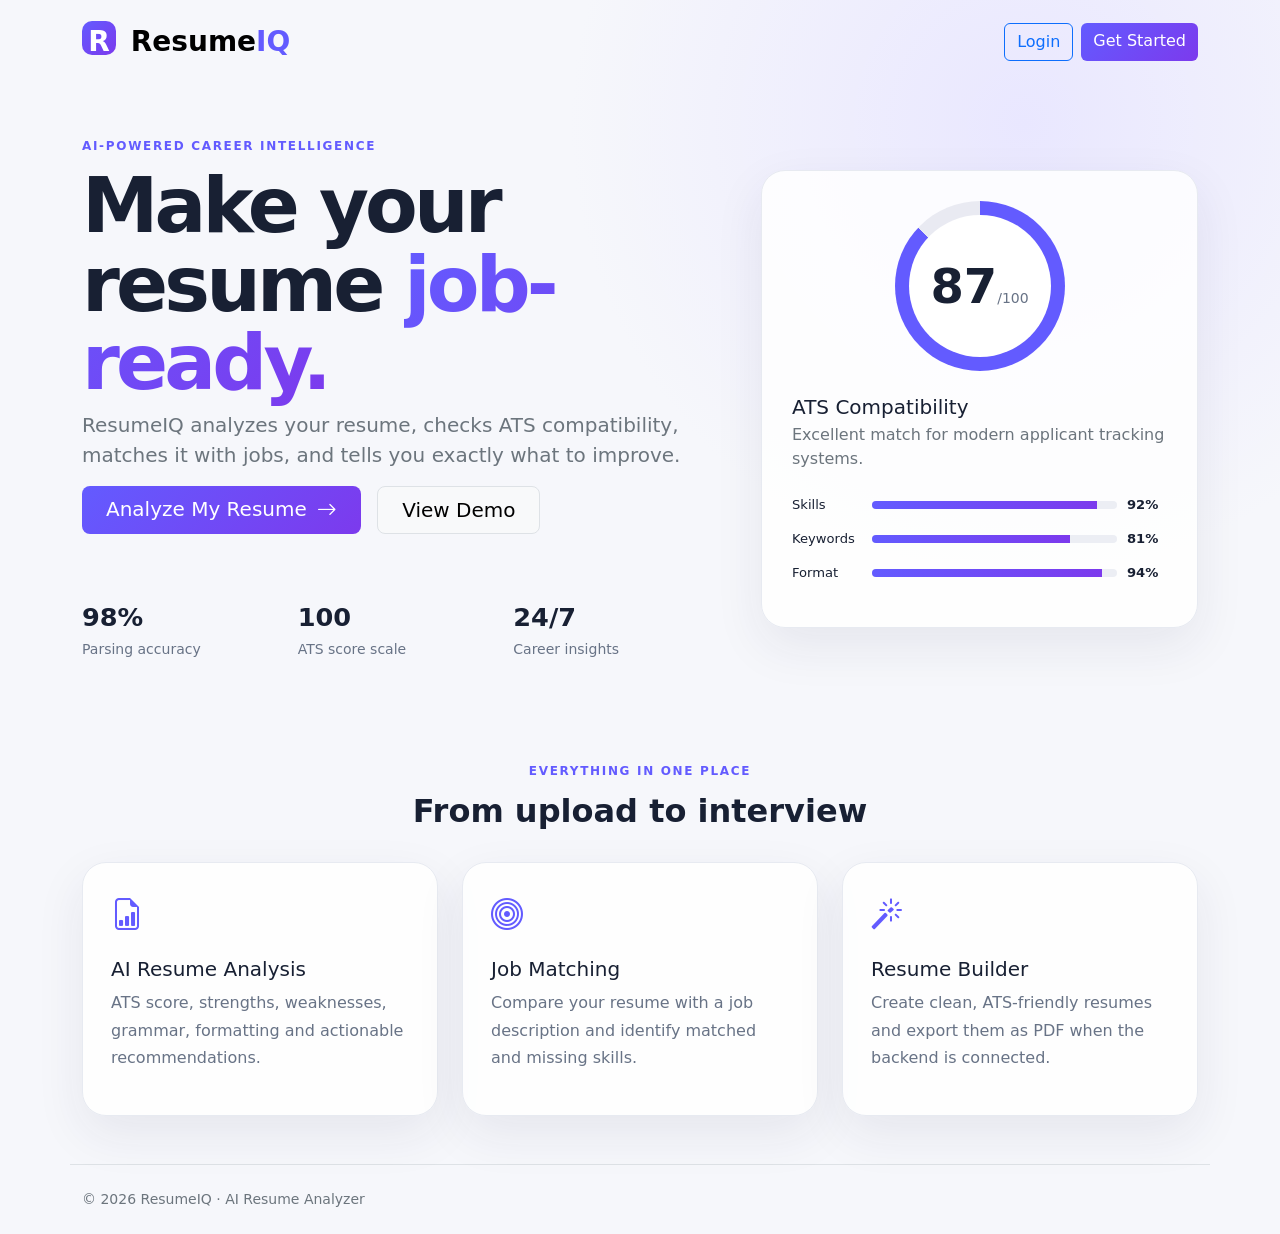
<file: index.html>
<!DOCTYPE html>
<html lang="en">
<head>
<meta charset="UTF-8"><meta name="viewport" content="width=device-width, initial-scale=1.0">
<title>ResumeIQ — AI Resume Analyzer</title>
<link href="https://cdn.jsdelivr.net/npm/bootstrap@5.3.3/dist/css/bootstrap.min.css" rel="stylesheet">
<link href="https://cdn.jsdelivr.net/npm/bootstrap-icons@1.11.3/font/bootstrap-icons.css" rel="stylesheet">
<link href="assets/style.css" rel="stylesheet">
</head>
<body class="landing-page">
<nav class="navbar navbar-expand-lg py-3">
<div class="container"><a class="navbar-brand fw-bold fs-3" href="index.html"><span class="brand-mark">R</span> Resume<span>IQ</span></a>
<div class="ms-auto d-flex gap-2"><a class="btn btn-outline-primary" href="login.html">Login</a><a class="btn btn-primary" href="register.html">Get Started</a></div></div>
</nav>
<main>
<section class="hero container py-5">
<div class="row align-items-center g-5">
<div class="col-lg-7"><div class="eyebrow">AI-POWERED CAREER INTELLIGENCE</div>
<h1>Make your resume <span>job-ready.</span></h1>
<p class="lead text-secondary">ResumeIQ analyzes your resume, checks ATS compatibility, matches it with jobs, and tells you exactly what to improve.</p>
<div class="d-flex gap-3 flex-wrap"><a href="register.html" class="btn btn-primary btn-lg px-4">Analyze My Resume <i class="bi bi-arrow-right ms-1"></i></a><a href="login.html" class="btn btn-light border btn-lg px-4">View Demo</a></div>
<div class="row mt-5 g-3"><div class="col-4"><strong>98%</strong><small>Parsing accuracy</small></div><div class="col-4"><strong>100</strong><small>ATS score scale</small></div><div class="col-4"><strong>24/7</strong><small>Career insights</small></div></div></div>
<div class="col-lg-5"><div class="hero-card glass-card"><div class="score-ring"><div><b>87</b><small>/100</small></div></div><h5 class="mt-4 mb-1">ATS Compatibility</h5><p class="text-secondary mb-4">Excellent match for modern applicant tracking systems.</p>
<div class="mini-row"><span>Skills</span><div class="progress"><div class="progress-bar" style="width:92%"></div></div><b>92%</b></div>
<div class="mini-row"><span>Keywords</span><div class="progress"><div class="progress-bar" style="width:81%"></div></div><b>81%</b></div>
<div class="mini-row"><span>Format</span><div class="progress"><div class="progress-bar" style="width:94%"></div></div><b>94%</b></div></div></div>
</div></section>
<section class="container py-5"><div class="section-title text-center"><div class="eyebrow">EVERYTHING IN ONE PLACE</div><h2>From upload to interview</h2></div>
<div class="row g-4 mt-2">
<div class="col-md-4"><div class="feature-card"><i class="bi bi-file-earmark-bar-graph"></i><h5>AI Resume Analysis</h5><p>ATS score, strengths, weaknesses, grammar, formatting and actionable recommendations.</p></div></div>
<div class="col-md-4"><div class="feature-card"><i class="bi bi-bullseye"></i><h5>Job Matching</h5><p>Compare your resume with a job description and identify matched and missing skills.</p></div></div>
<div class="col-md-4"><div class="feature-card"><i class="bi bi-magic"></i><h5>Resume Builder</h5><p>Create clean, ATS-friendly resumes and export them as PDF when the backend is connected.</p></div></div>
</div></section>
</main>
<footer class="container py-4 border-top text-secondary small">© 2026 ResumeIQ · AI Resume Analyzer</footer>
<script src="https://cdn.jsdelivr.net/npm/bootstrap@5.3.3/dist/js/bootstrap.bundle.min.js"></script>
</body></html>
</file>
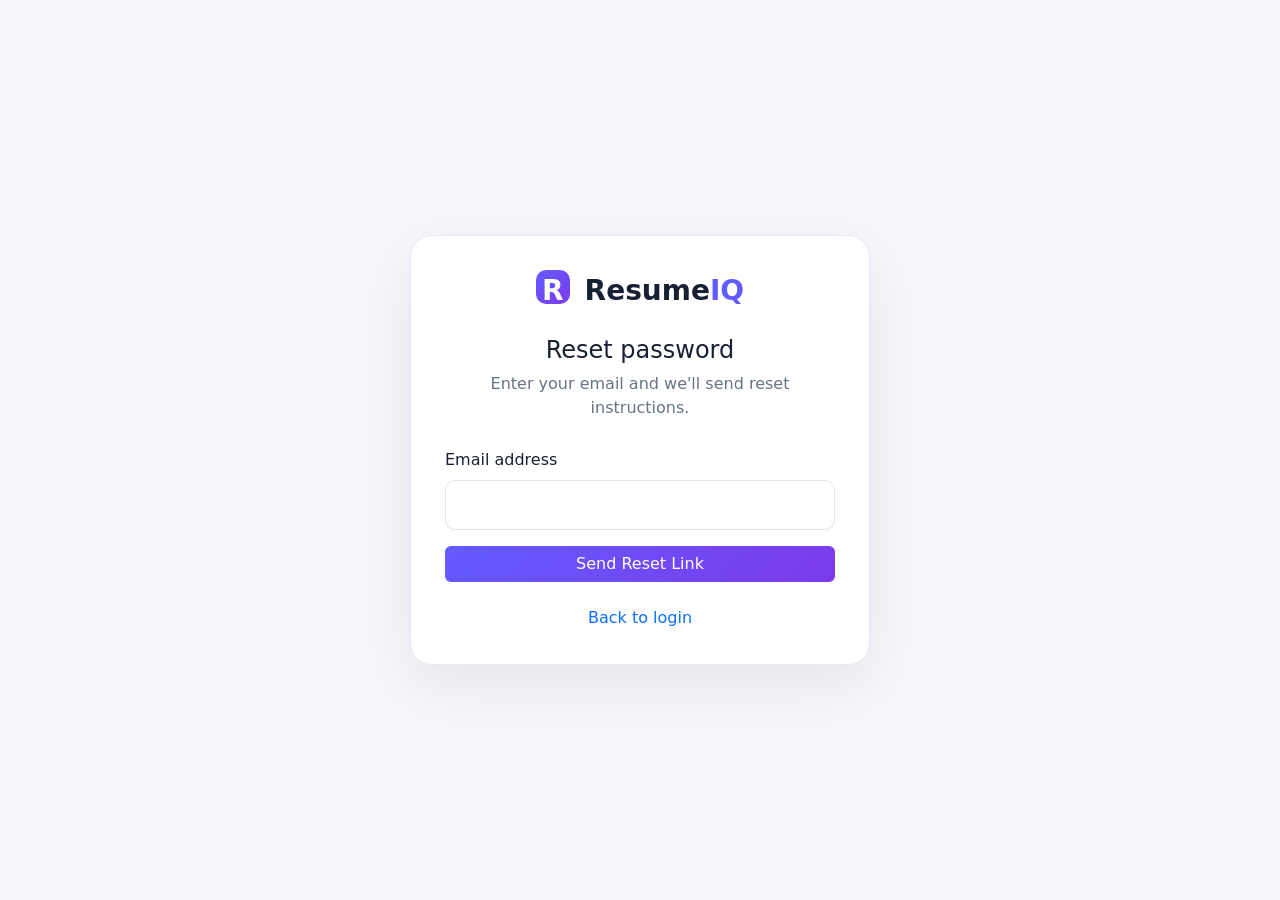
<file: forgot-password.html>
<!doctype html><html lang="en"><head><meta charset="utf-8"><meta name="viewport" content="width=device-width,initial-scale=1"><title>Password Reset — ResumeIQ</title><link href="https://cdn.jsdelivr.net/npm/bootstrap@5.3.3/dist/css/bootstrap.min.css" rel="stylesheet"><link href="assets/style.css" rel="stylesheet"></head><body><div class="auth-wrap"><div class="auth-card"><div class="auth-logo"><a class="navbar-brand fw-bold fs-3" href="index.html"><span class="brand-mark">R</span> Resume<span>IQ</span></a><h4 class="mt-4">Reset password</h4><p class="muted">Enter your email and we'll send reset instructions.</p></div><form id="resetForm"><label class="form-label">Email address</label><input type="email" class="form-control mb-3" required><button class="btn btn-primary w-100">Send Reset Link</button></form><div class="text-center mt-4"><a href="login.html">Back to login</a></div></div></div><script src="assets/app.js"></script></body></html>
</file>
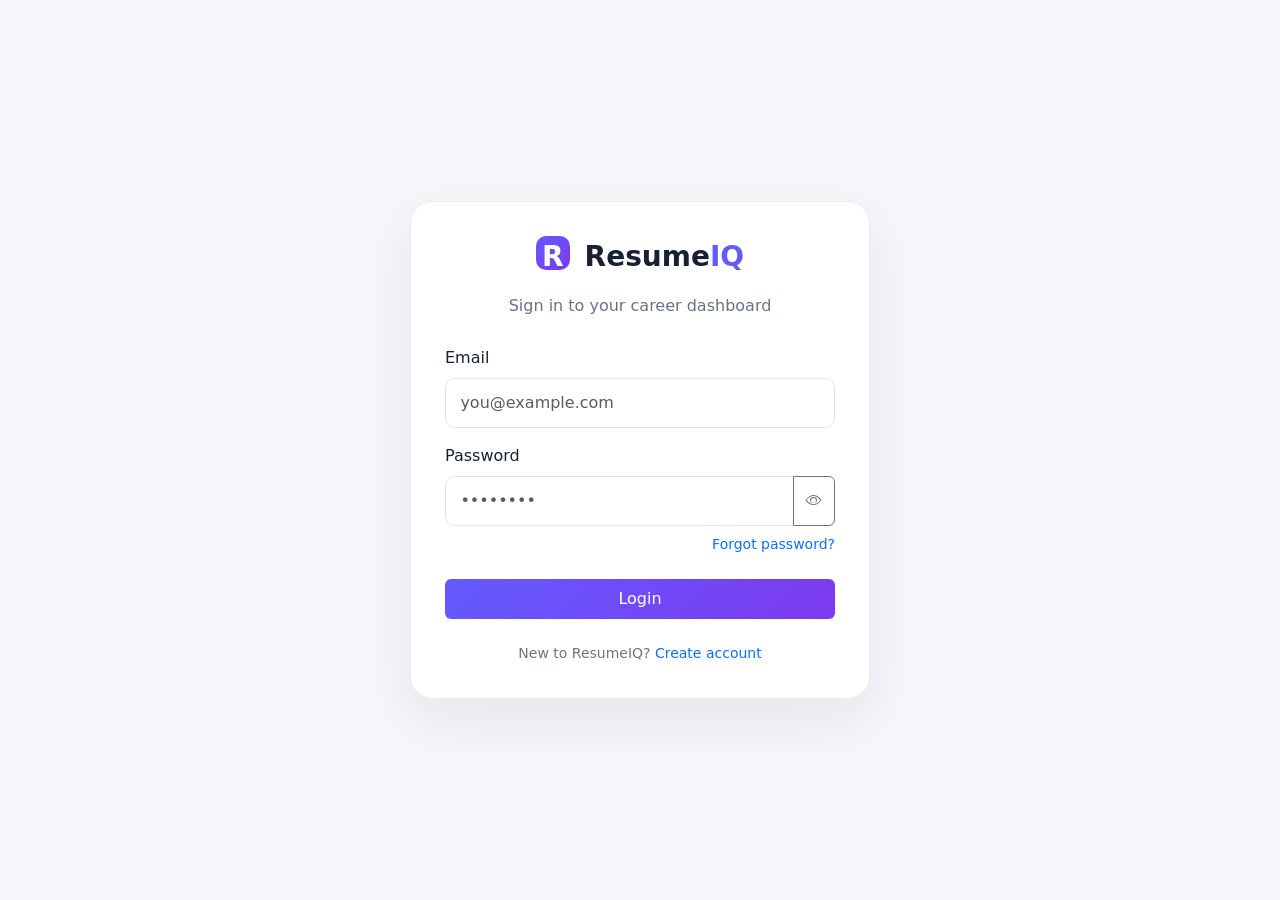
<file: login.html>
<!doctype html><html lang="en"><head><meta charset="utf-8"><meta name="viewport" content="width=device-width,initial-scale=1"><title>Login — ResumeIQ</title><link href="https://cdn.jsdelivr.net/npm/bootstrap@5.3.3/dist/css/bootstrap.min.css" rel="stylesheet"><link href="https://cdn.jsdelivr.net/npm/bootstrap-icons@1.11.3/font/bootstrap-icons.css" rel="stylesheet"><link href="assets/style.css" rel="stylesheet"></head><body><div class="auth-wrap"><div class="auth-card"><div class="auth-logo"><a class="navbar-brand fw-bold fs-3" href="index.html"><span class="brand-mark">R</span> Resume<span>IQ</span></a><p class="muted mt-3 mb-0">Sign in to your career dashboard</p></div><form id="loginForm"><label class="form-label">Email</label><input id="email" type="email" class="form-control mb-3" required placeholder="you@example.com"><label class="form-label">Password</label><div class="input-group mb-2"><input id="password" type="password" class="form-control" required placeholder="••••••••"><button class="btn btn-outline-secondary" type="button" onclick="togglePassword('password',this)"><i class="bi bi-eye"></i></button></div><div class="d-flex justify-content-end mb-4"><a href="forgot-password.html" class="small">Forgot password?</a></div><button class="btn btn-primary w-100 py-2" type="submit">Login</button></form><div class="text-center mt-4 small text-secondary">New to ResumeIQ? <a href="register.html">Create account</a></div></div></div><script src="assets/app.js"></script></body></html>
</file>
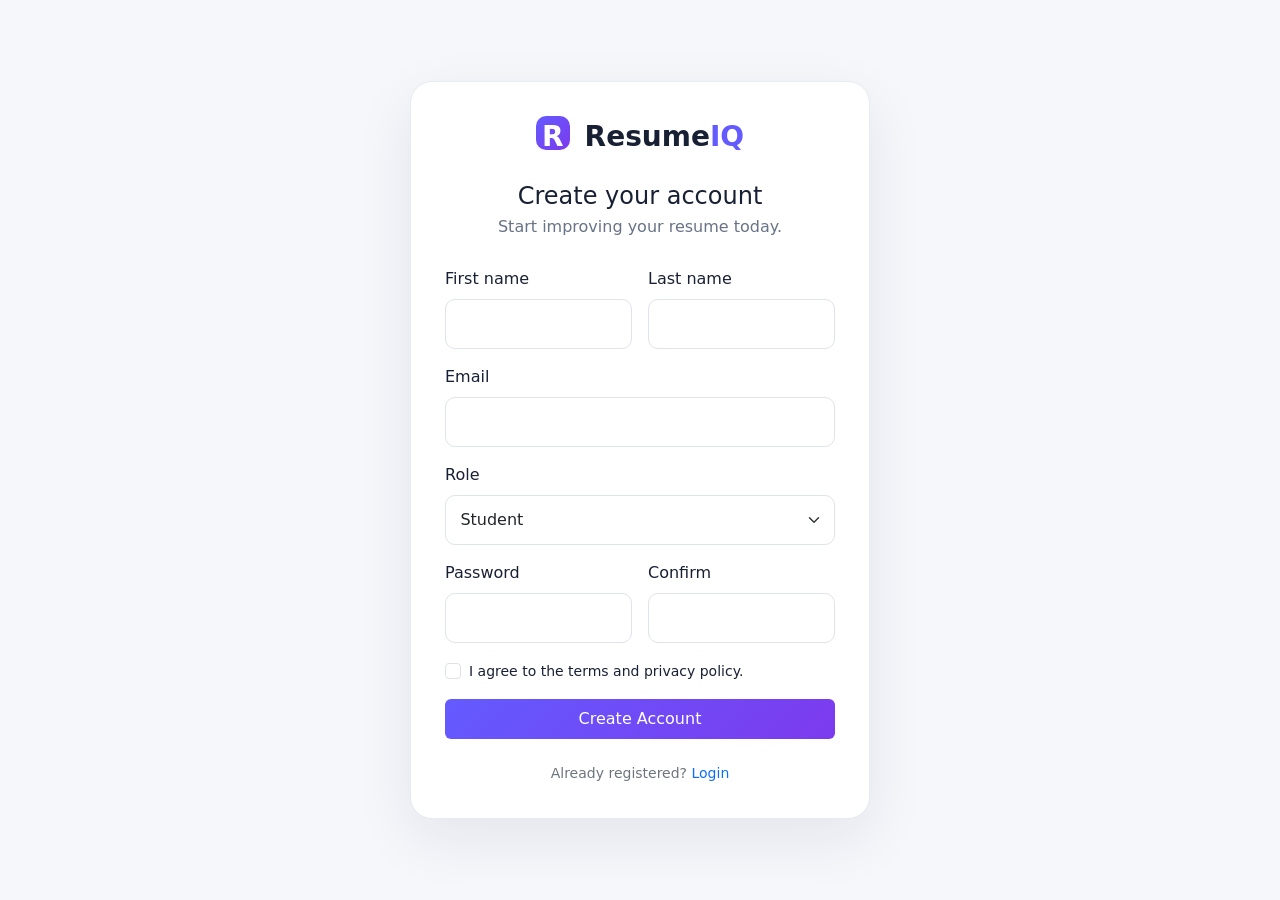
<file: register.html>
<!doctype html><html lang="en"><head><meta charset="utf-8"><meta name="viewport" content="width=device-width,initial-scale=1"><title>Create Account — ResumeIQ</title><link href="https://cdn.jsdelivr.net/npm/bootstrap@5.3.3/dist/css/bootstrap.min.css" rel="stylesheet"><link href="assets/style.css" rel="stylesheet"></head><body><div class="auth-wrap"><div class="auth-card"><div class="auth-logo"><a class="navbar-brand fw-bold fs-3" href="index.html"><span class="brand-mark">R</span> Resume<span>IQ</span></a><h4 class="mt-4 mb-1">Create your account</h4><p class="muted">Start improving your resume today.</p></div><form id="registerForm"><div class="row g-3"><div class="col-md-6"><label class="form-label">First name</label><input id="firstName" class="form-control" required></div><div class="col-md-6"><label class="form-label">Last name</label><input id="lastName" class="form-control" required></div><div class="col-12"><label class="form-label">Email</label><input id="email" type="email" class="form-control" required></div><div class="col-12"><label class="form-label">Role</label><select id="role" class="form-select"><option value="student">Student</option><option value="recruiter">Recruiter</option></select></div><div class="col-md-6"><label class="form-label">Password</label><input id="password" type="password" class="form-control" minlength="8" required></div><div class="col-md-6"><label class="form-label">Confirm</label><input id="confirm" type="password" class="form-control" minlength="8" required></div></div><div class="form-check mt-3 mb-3"><input class="form-check-input" type="checkbox" required id="terms"><label class="form-check-label small" for="terms">I agree to the terms and privacy policy.</label></div><button class="btn btn-primary w-100 py-2">Create Account</button></form><div class="text-center mt-4 small text-secondary">Already registered? <a href="login.html">Login</a></div></div></div><script src="assets/app.js"></script></body></html>
</file>
<file: assets/style.css>
:root{--primary:#635bff;--primary2:#7c3aed;--ink:#182033;--muted:#687386;--bg:#f6f7fb;--card:#fff;--border:#e7eaf1;--success:#16a34a;--warning:#f59e0b;--danger:#ef4444}
*{box-sizing:border-box}body{font-family:Inter,system-ui,-apple-system,Segoe UI,Roboto,sans-serif;background:var(--bg);color:var(--ink)}
a{text-decoration:none}.brand-mark{display:inline-grid;place-items:center;width:34px;height:34px;border-radius:10px;background:linear-gradient(135deg,var(--primary),var(--primary2));color:#fff;margin-right:5px}.navbar-brand span:last-child{color:var(--primary)}
.btn-primary{background:linear-gradient(135deg,var(--primary),var(--primary2));border:0}.btn-primary:hover{opacity:.92}
.landing-page{background:radial-gradient(circle at 80% 10%,#e9e7ff 0,transparent 30%),var(--bg)}.hero{min-height:70vh;display:flex;align-items:center}.eyebrow{font-size:.75rem;letter-spacing:.14em;font-weight:800;color:var(--primary);margin-bottom:12px}.hero h1{font-size:clamp(2.7rem,6vw,5rem);line-height:1.02;font-weight:800;letter-spacing:-.05em}.hero h1 span{background:linear-gradient(135deg,var(--primary),var(--primary2));-webkit-background-clip:text;color:transparent}.hero-card{padding:30px}.glass-card,.feature-card{background:rgba(255,255,255,.86);border:1px solid var(--border);box-shadow:0 18px 50px rgba(38,40,80,.08);border-radius:24px}.score-ring{width:170px;height:170px;margin:auto;border-radius:50%;display:grid;place-items:center;background:conic-gradient(var(--primary) 87%,#e9eaf2 0);position:relative}.score-ring:after{content:"";position:absolute;inset:14px;background:#fff;border-radius:50%}.score-ring div{position:relative;z-index:1;text-align:center}.score-ring b{font-size:3rem}.score-ring small{color:var(--muted)}.mini-row{display:grid;grid-template-columns:70px 1fr 40px;align-items:center;gap:10px;margin:14px 0;font-size:.82rem}.progress{height:8px;background:#eceef4}.progress-bar{background:linear-gradient(90deg,var(--primary),var(--primary2))}.hero .col-4 strong{display:block;font-size:1.6rem}.hero .col-4 small{color:var(--muted)}.section-title h2{font-weight:800}.feature-card{padding:28px;height:100%}.feature-card i{font-size:2rem;color:var(--primary)}.feature-card h5{margin-top:18px}.feature-card p{color:var(--muted);line-height:1.7}
.auth-wrap{min-height:100vh;display:grid;place-items:center;padding:30px}.auth-card{width:min(460px,100%);background:#fff;border:1px solid var(--border);border-radius:22px;padding:34px;box-shadow:0 20px 60px rgba(25,30,60,.08)}.auth-logo{text-align:center;margin-bottom:28px}.form-control,.form-select{padding:.75rem .9rem;border-color:#dfe3eb;border-radius:10px}.form-control:focus,.form-select:focus{border-color:#8b83ff;box-shadow:0 0 0 .2rem rgba(99,91,255,.12)}
.sidebar{width:250px;position:fixed;inset:0 auto 0 0;background:#111827;color:#d7dbe5;padding:22px 15px;z-index:10}.sidebar .brand{color:#fff;font-size:1.35rem;font-weight:800;padding:0 12px 25px}.sidebar .brand span{color:#8b83ff}.nav-link-side{display:flex;align-items:center;gap:12px;color:#aeb6c6;padding:11px 13px;border-radius:10px;margin:3px 0}.nav-link-side:hover,.nav-link-side.active{background:#252b3b;color:#fff}.nav-link-side i{font-size:1.1rem}.main{margin-left:250px;min-height:100vh}.topbar{height:76px;background:rgba(255,255,255,.9);backdrop-filter:blur(10px);border-bottom:1px solid var(--border);display:flex;align-items:center;justify-content:space-between;padding:0 30px;position:sticky;top:0;z-index:5}.content{padding:30px}.page-title{font-weight:800}.muted{color:var(--muted)}.card-ui{background:#fff;border:1px solid var(--border);border-radius:16px;box-shadow:0 8px 25px rgba(20,25,50,.04)}.stat-card{padding:22px}.stat-card .icon{width:44px;height:44px;border-radius:12px;display:grid;place-items:center;background:#eeecff;color:var(--primary);font-size:1.25rem}.stat-value{font-size:2rem;font-weight:800}.chart-box{height:310px;padding:20px}.table> :not(caption)>*>*{padding:14px}.badge-soft{padding:.5em .75em;border-radius:999px;background:#eeecff;color:#574ee8}.dropzone{border:2px dashed #c9cce0;border-radius:18px;padding:55px 25px;text-align:center;background:#fafaff;cursor:pointer;transition:.2s}.dropzone:hover,.dropzone.dragover{border-color:var(--primary);background:#f2f1ff}.dropzone i{font-size:3rem;color:var(--primary)}.score-big{font-size:4rem;font-weight:850;line-height:1}.score-card{padding:28px;text-align:center}.check{color:var(--success)}.cross{color:var(--danger)}.skill-pill{display:inline-block;padding:7px 11px;background:#f0efff;color:#5148d9;border-radius:999px;margin:4px;font-size:.82rem}.resume-paper{background:#fff;min-height:800px;border:1px solid #ddd;box-shadow:0 8px 25px rgba(0,0,0,.08);padding:45px}.mobile-toggle{display:none}@media(max-width:900px){.sidebar{transform:translateX(-100%);transition:.25s}.sidebar.open{transform:translateX(0)}.main{margin-left:0}.mobile-toggle{display:inline-flex}.content{padding:20px}.topbar{padding:0 18px}}

.avatar{display:inline-grid;place-items:center;width:34px;height:34px;border-radius:50%;background:#eeecff;color:#564ee5;font-weight:800}.avatar-lg{width:90px;height:90px;font-size:2rem}.dark-mode{background:#0f172a;color:#e5e7eb}.dark-mode .topbar,.dark-mode .card-ui,.dark-mode .auth-card,.dark-mode .feature-card,.dark-mode .glass-card{background:#172033;color:#e5e7eb;border-color:#273449}.dark-mode .muted,.dark-mode .text-secondary{color:#9aa6ba!important}.dark-mode .form-control,.dark-mode .form-select{background:#111827;color:#e5e7eb;border-color:#344155}.dark-mode .resume-paper{background:#fff;color:#182033}.dark-mode .score-ring:after{background:#172033}.dark-mode .table{--bs-table-bg:transparent;--bs-table-color:#e5e7eb}.dark-mode .btn-light{background:#273449;color:#e5e7eb;border-color:#344155}@media print{.sidebar,.topbar,.content>.d-flex:first-child,.btn{display:none!important}.main{margin:0}.content{padding:0}.resume-paper{box-shadow:none;border:0}}
</file>
